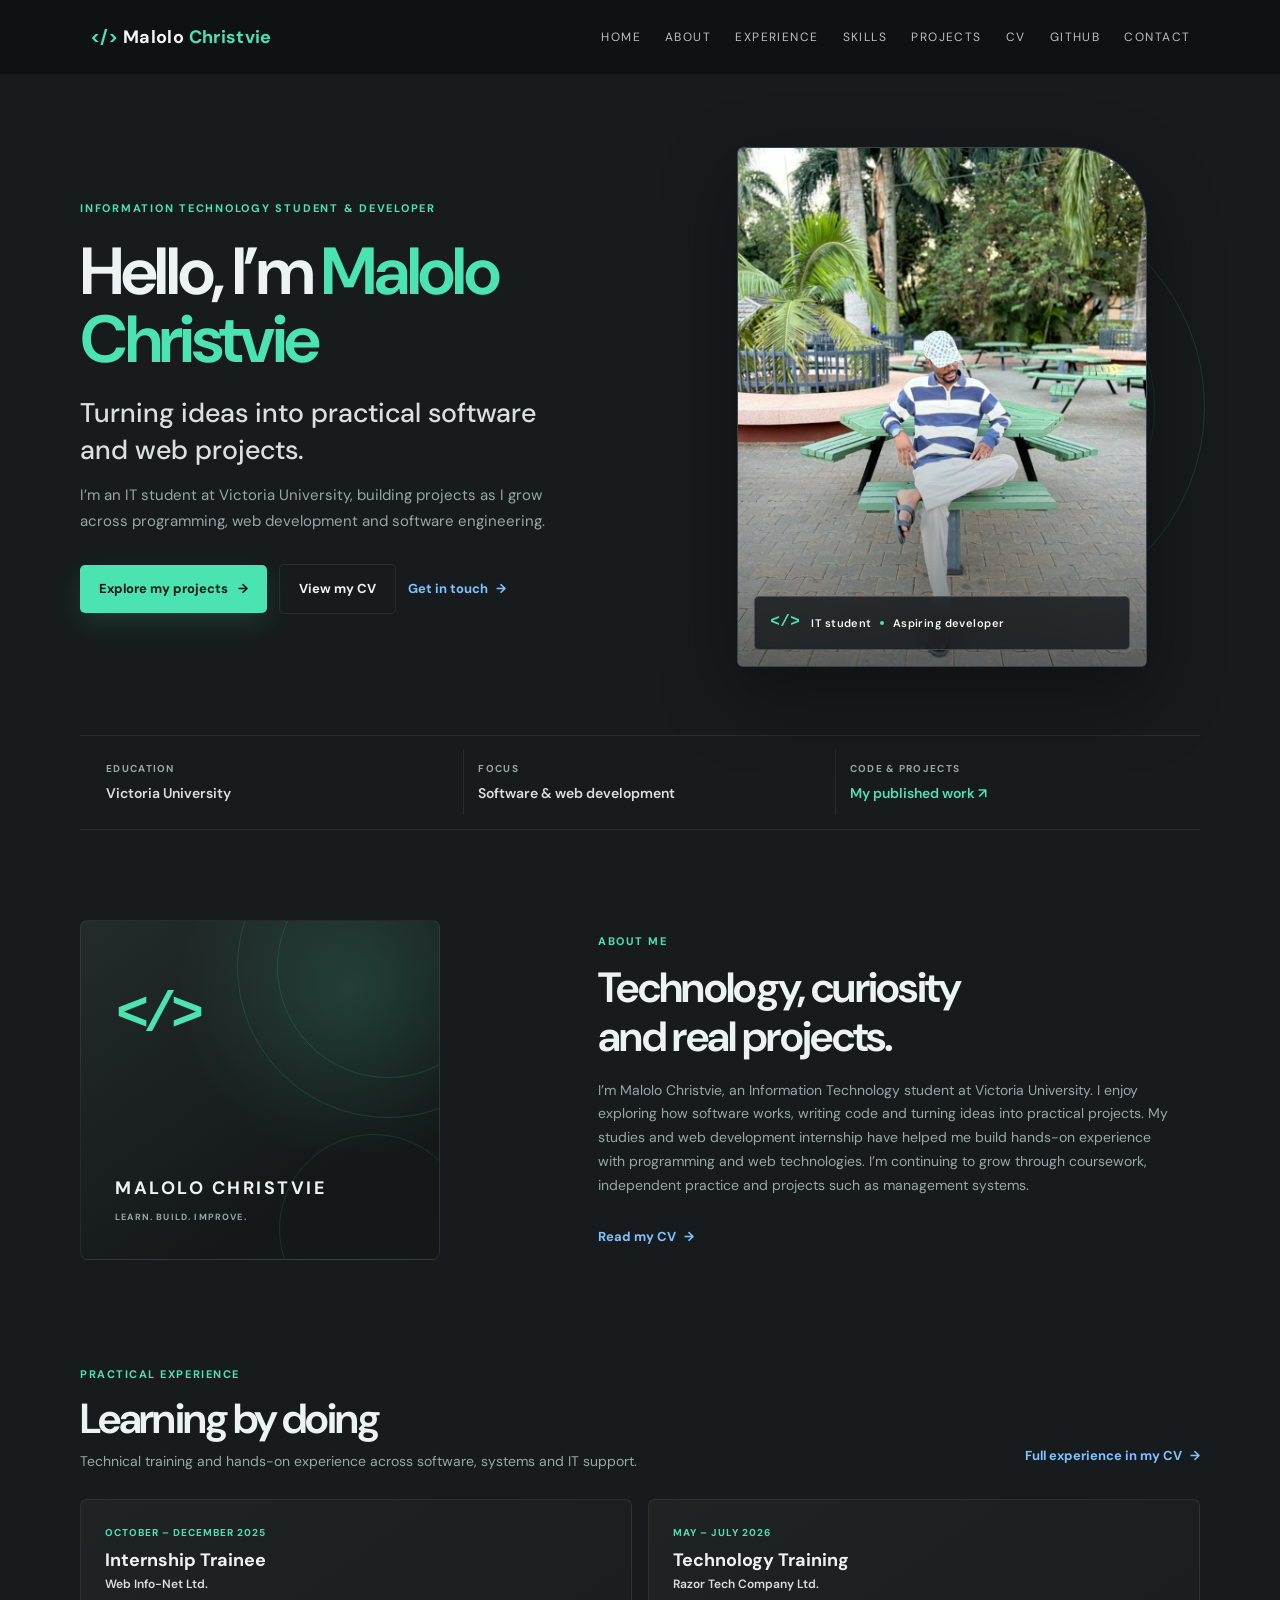
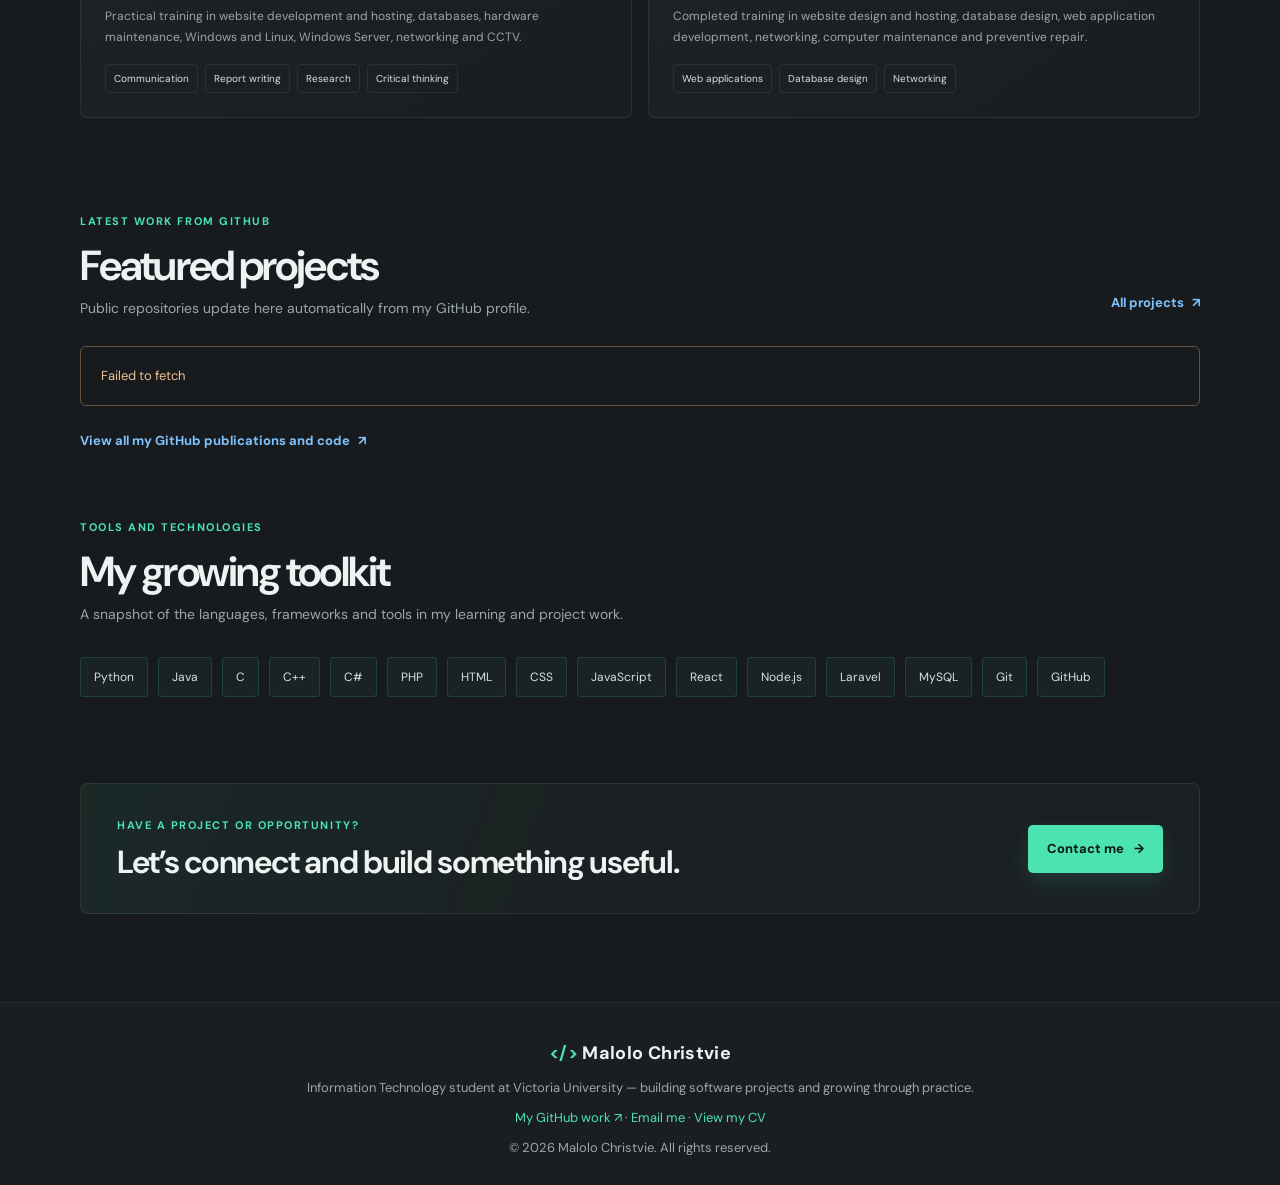
<file: index.html>
<!DOCTYPE html>
<html lang="en">
<head>
    <meta charset="UTF-8">
    <meta name="viewport" content="width=device-width, initial-scale=1">
    <meta name="description" content="Meet Malolo Christvie, Information Technology student and aspiring software developer. Explore his experience, skills, CV and public GitHub projects.">
    <meta property="og:type" content="website">
    <meta property="og:title" content="Malolo Christvie | IT Student &amp; Software Developer">
    <meta property="og:description" content="Explore Malolo Christvie's experience, skills, CV and public software projects.">
    <meta property="og:url" content="https://christvie028.github.io/chrispotofiolo/">
    <meta property="og:image" content="https://christvie028.github.io/chrispotofiolo/images/christvie-portrait.png">
    <meta name="twitter:card" content="summary_large_image">
    <title>Malolo Christvie | IT Student &amp; Software Developer</title>
    <link rel="preconnect" href="https://fonts.googleapis.com">
    <link rel="preconnect" href="https://fonts.gstatic.com" crossorigin>
    <link href="https://fonts.googleapis.com/css2?family=DM+Sans:wght@400;500;600;700&family=Fraunces:opsz,wght@9..144,500;9..144,600;9..144,700&display=swap" rel="stylesheet">
    <link rel="stylesheet" href="style.css">
</head>
<body class="portfolio-home">
    <header class="site-header">
        <a href="#home" class="logo"><span>&lt;/&gt;</span> Malolo <span class="logo-accent">Christvie</span></a>
        <button class="menu-toggle" id="menuToggle" aria-label="Toggle navigation" aria-expanded="false">☰</button>
        <nav class="navbar" id="navbar" aria-label="Main navigation">
            <a href="#home">Home</a>
            <a href="#about">About</a>
            <a href="#experience">Experience</a>
            <a href="#skills">Skills</a>
            <a href="#projects">Projects</a>
            <a href="cv.html">CV</a>
            <a href="https://github.com/christvie028?tab=repositories" target="_blank" rel="noopener noreferrer">GitHub</a>
            <a href="#contact">Contact</a>
        </nav>
    </header>

    <main class="home-shell" id="home">
        <section class="hero-panel">
            <div class="hero-copy">
                <p class="eyebrow">INFORMATION TECHNOLOGY STUDENT &amp; DEVELOPER</p>
                <h1>Hello, I’m <span>Malolo Christvie</span></h1>
                <p class="tagline">Turning ideas into practical software and web projects.</p>
                <p class="hero-description">I’m an IT student at Victoria University, building projects as I grow across programming, web development and software engineering.</p>
                <div class="hero-actions">
                    <a href="#projects" class="primary-button">Explore my projects <span aria-hidden="true">→</span></a>
                    <a href="cv.html" class="secondary-button">View my CV</a>
                    <a href="mailto:malolochristvie028@gmail.com" class="text-link">Get in touch <span aria-hidden="true">→</span></a>
                </div>
            </div>
            <div class="hero-visual">
                <div class="portrait-frame">
                    <img src="images/christvie-portrait.png" alt="Malolo Christvie seated outdoors in a blue-and-white striped shirt">
                    <div class="portrait-caption">
                        <span class="portrait-caption-mark" aria-hidden="true">&lt;/&gt;</span>
                        <span>IT student <i aria-hidden="true"></i> Aspiring developer</span>
                    </div>
                </div>
                <span class="hero-orbit hero-orbit-one" aria-hidden="true"></span>
                <span class="hero-orbit hero-orbit-two" aria-hidden="true"></span>
            </div>
        </section>

        <div class="info-strip">
            <div class="info-item"><span>Education</span><strong>Victoria University</strong></div>
            <div class="info-item"><span>Focus</span><strong>Software &amp; web development</strong></div>
            <div class="info-item"><span>Code &amp; projects</span><strong><a href="https://github.com/christvie028?tab=repositories" target="_blank" rel="noopener noreferrer">My published work ↗</a></strong></div>
        </div>

        <section class="about-panel" id="about">
            <div class="about-card" aria-hidden="true">
                <span class="about-card-mark">&lt;/&gt;</span>
                <span class="about-card-name">MALOLO CHRISTVIE</span>
                <span class="about-card-caption">LEARN. BUILD. IMPROVE.</span>
                <span class="about-card-decoration"></span>
            </div>
            <div class="about-copy">
                <p class="section-kicker">About me</p>
                <h2>Technology, curiosity<br>and real projects.</h2>
                <p>I’m Malolo Christvie, an Information Technology student at Victoria University. I enjoy exploring how software works, writing code and turning ideas into practical projects. My studies and web development internship have helped me build hands-on experience with programming and web technologies. I’m continuing to grow through coursework, independent practice and projects such as management systems.</p>
                <a href="cv.html" class="text-link">Read my CV <span aria-hidden="true">→</span></a>
            </div>
        </section>

        <section class="experience-panel" id="experience" aria-labelledby="experience-title">
            <div class="section-heading-row">
                <div>
                    <p class="section-kicker">Practical experience</p>
                    <h2 id="experience-title">Learning by doing</h2>
                    <p class="section-intro">Technical training and hands-on experience across software, systems and IT support.</p>
                </div>
                <a class="text-link" href="cv.html">Full experience in my CV <span aria-hidden="true">→</span></a>
            </div>
            <div class="experience-grid">
                <article class="experience-card">
                    <p class="experience-date">October – December 2025</p>
                    <h3>Internship Trainee</h3>
                    <p class="experience-company">Web Info-Net Ltd.</p>
                    <p>Practical training in website development and hosting, databases, hardware maintenance, Windows and Linux, Windows Server, networking and CCTV.</p>
                    <div class="experience-tags" aria-label="Additional workplace skills">
                        <span>Communication</span><span>Report writing</span><span>Research</span><span>Critical thinking</span>
                    </div>
                </article>
                <article class="experience-card">
                    <p class="experience-date">May – July 2026</p>
                    <h3>Technology Training</h3>
                    <p class="experience-company">Razor Tech Company Ltd.</p>
                    <p>Completed training in website design and hosting, database design, web application development, networking, computer maintenance and preventive repair.</p>
                    <div class="experience-tags" aria-label="Training areas">
                        <span>Web applications</span><span>Database design</span><span>Networking</span>
                    </div>
                </article>
            </div>
        </section>

        <section class="projects-github-section" id="projects" aria-labelledby="featured-projects-title">
            <div class="section-heading-row">
                <div>
                    <p class="section-kicker">Latest work from GitHub</p>
                    <h2 id="featured-projects-title">Featured projects</h2>
                    <p class="section-intro">Public repositories update here automatically from my GitHub profile.</p>
                </div>
                <a class="text-link" href="https://github.com/christvie028?tab=repositories" target="_blank" rel="noopener noreferrer">All projects <span aria-hidden="true">↗</span></a>
            </div>
            <div class="github-projects" data-github-user="christvie028" data-project-limit="9">
                <p class="github-project-status" role="status" aria-live="polite">Loading public GitHub projects…</p>
            </div>
            <p class="github-profile-link">
                <a class="text-link" href="https://github.com/christvie028?tab=repositories" target="_blank" rel="noopener noreferrer">View all my GitHub publications and code <span aria-hidden="true">↗</span></a>
            </p>
        </section>

        <section class="skills-panel" id="skills" aria-labelledby="skills-title">
            <p class="section-kicker">Tools and technologies</p>
            <h2 id="skills-title">My growing toolkit</h2>
            <p class="section-intro">A snapshot of the languages, frameworks and tools in my learning and project work.</p>
            <div class="skill-tags" aria-label="Technologies and tools">
                <span>Python</span><span>Java</span><span>C</span><span>C++</span><span>C#</span>
                <span>PHP</span><span>HTML</span><span>CSS</span><span>JavaScript</span><span>React</span>
                <span>Node.js</span><span>Laravel</span><span>MySQL</span><span>Git</span><span>GitHub</span>
            </div>
        </section>

        <section class="projects-cta" id="contact">
            <div>
                <p class="section-kicker">Have a project or opportunity?</p>
                <h2>Let’s connect and build something useful.</h2>
            </div>
            <a href="mailto:malolochristvie028@gmail.com" class="primary-button">Contact me <span aria-hidden="true">→</span></a>
        </section>
    </main>

    <footer class="site-footer">
        <div class="footer-content">
            <a href="#home" class="logo"><span>&lt;/&gt;</span> Malolo <span class="logo-accent">Christvie</span></a>
            <p>Information Technology student at Victoria University — building software projects and growing through practice.</p>
            <p>
                <a class="footer-social-link" href="https://github.com/christvie028?tab=repositories" target="_blank" rel="noopener noreferrer">My GitHub work ↗</a>
                <span aria-hidden="true"> · </span>
                <a class="footer-social-link" href="mailto:malolochristvie028@gmail.com">Email me</a>
                <span aria-hidden="true"> · </span>
                <a class="footer-social-link" href="cv.html">View my CV</a>
            </p>
            <p>© 2026 Malolo Christvie. All rights reserved.</p>
        </div>
    </footer>
    <script src="script.js"></script>
</body>
</html>
</file>
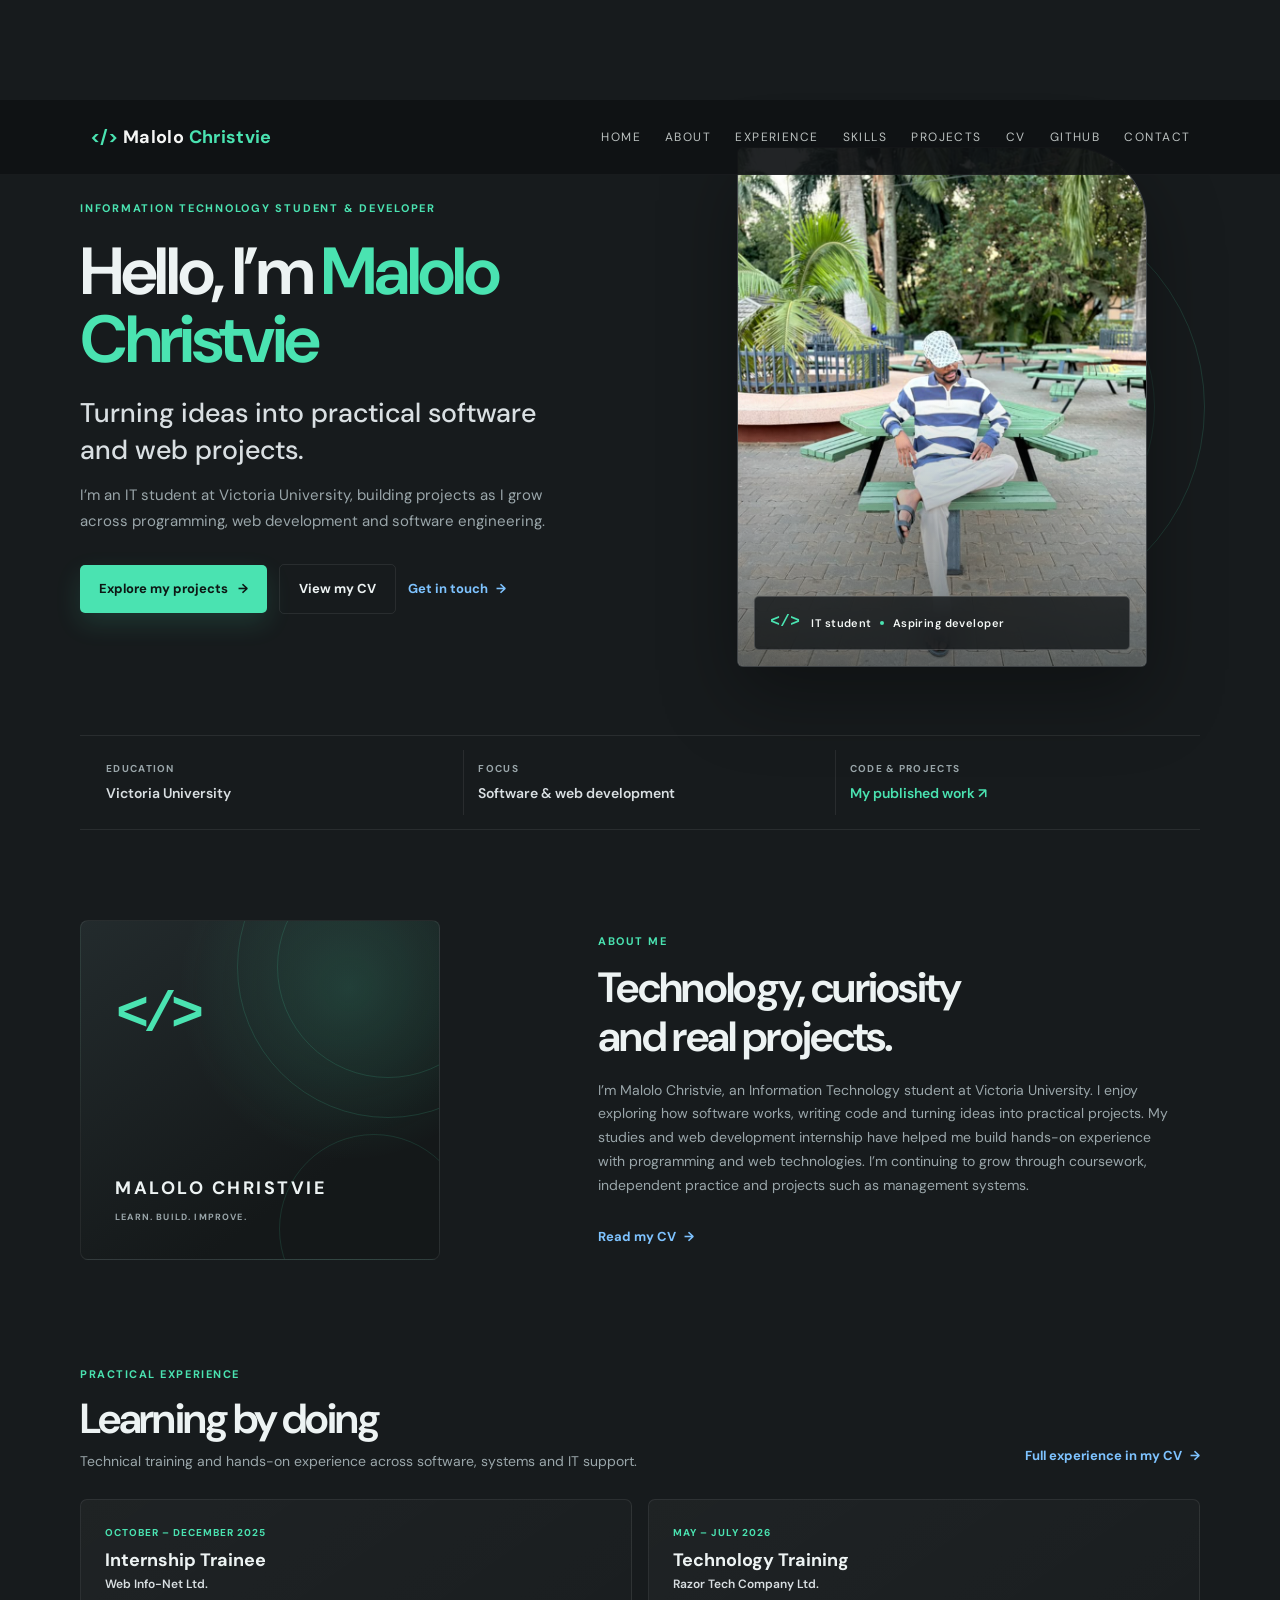
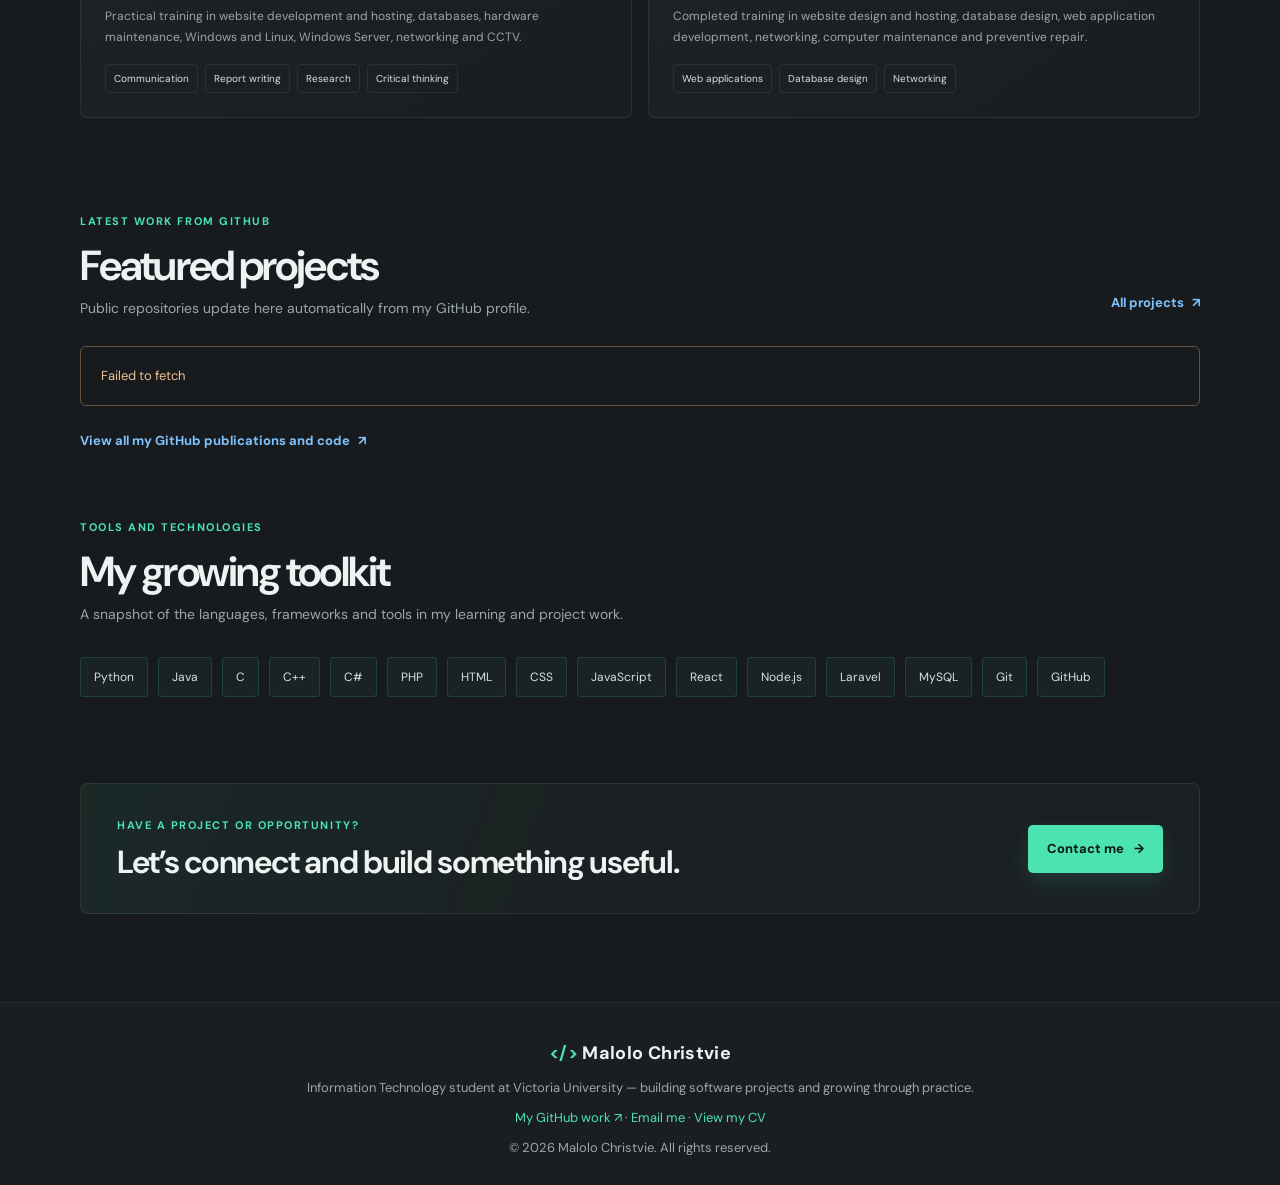
<file: about.html>
<!DOCTYPE html>
<html lang="en">
<head>
    <meta charset="UTF-8">
    <meta name="viewport" content="width=device-width, initial-scale=1">
    <meta http-equiv="refresh" content="0; url=index.html#about">
    <link rel="canonical" href="index.html#about">
    <title>About | Malolo Christvie</title>
</head>
<body>
    <p>This page has moved to <a href="index.html#about">the portfolio About section</a>.</p>
</body>
</html>
</file>
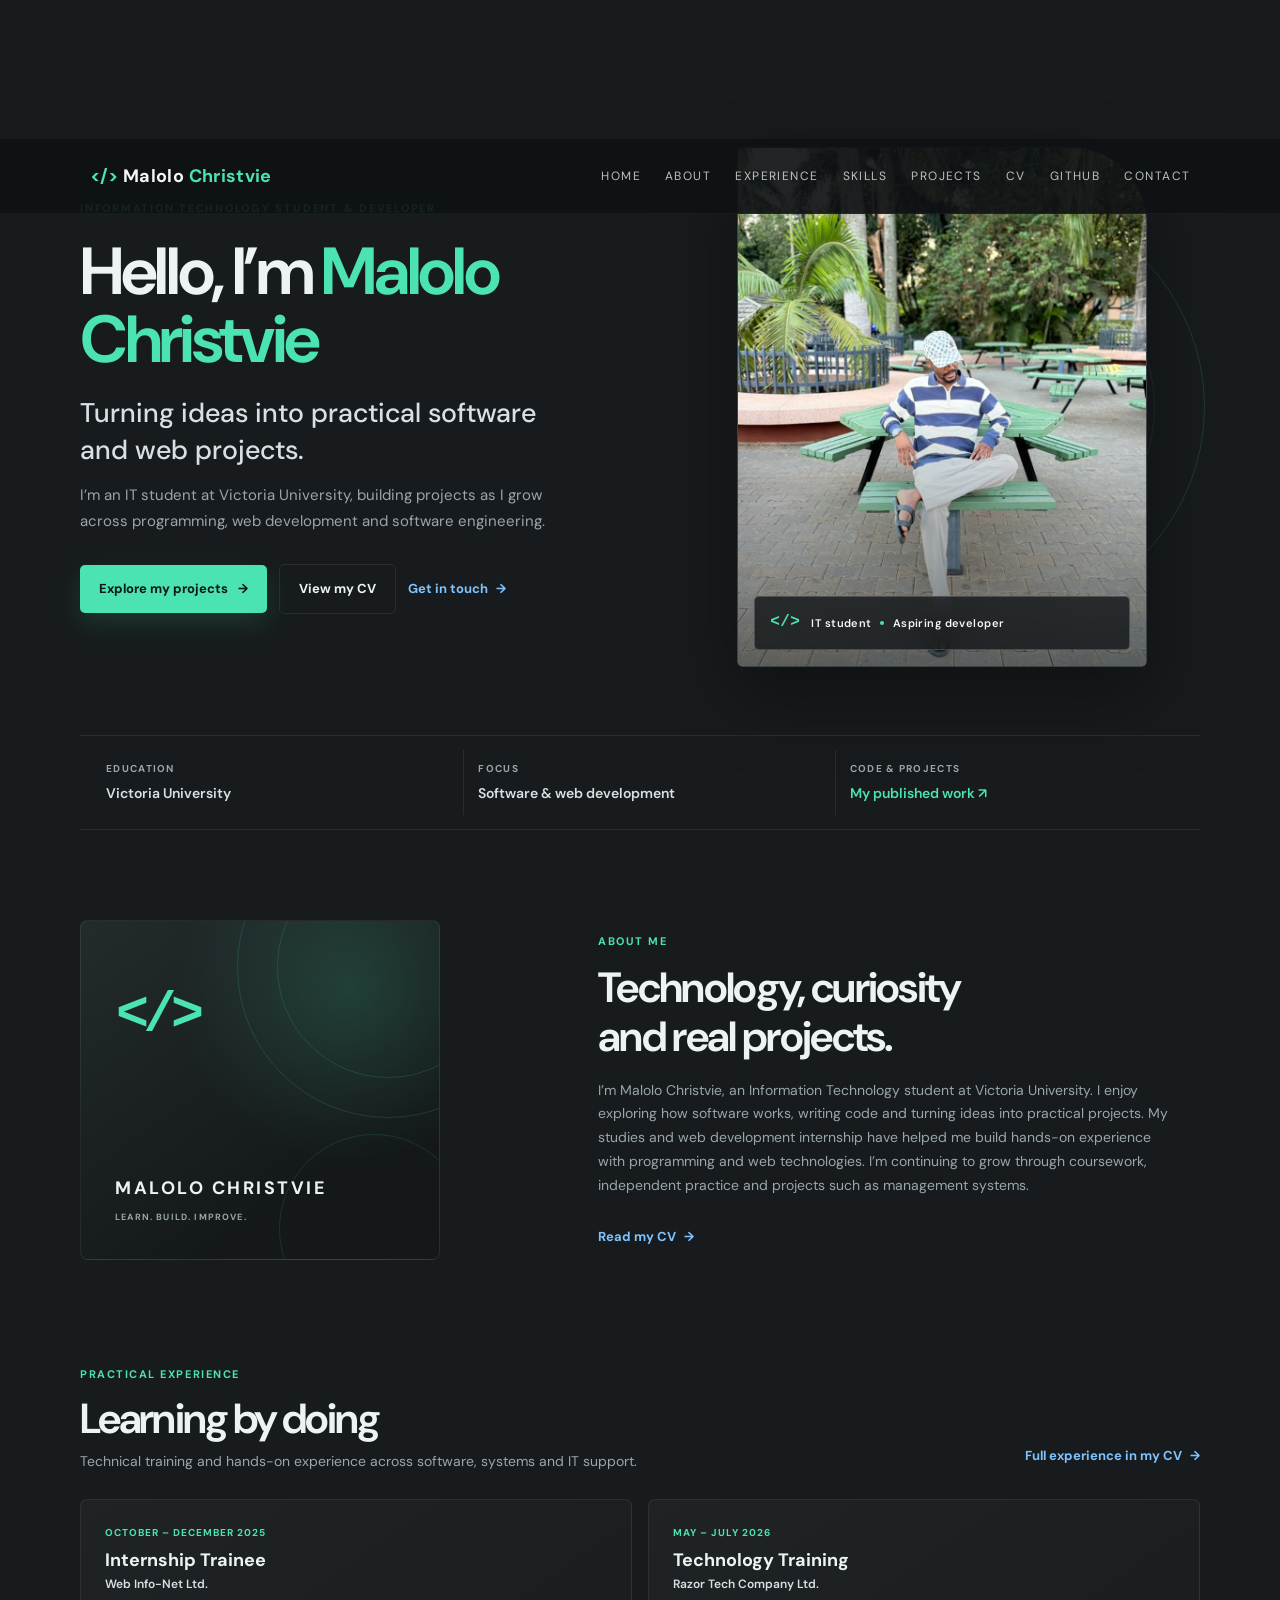
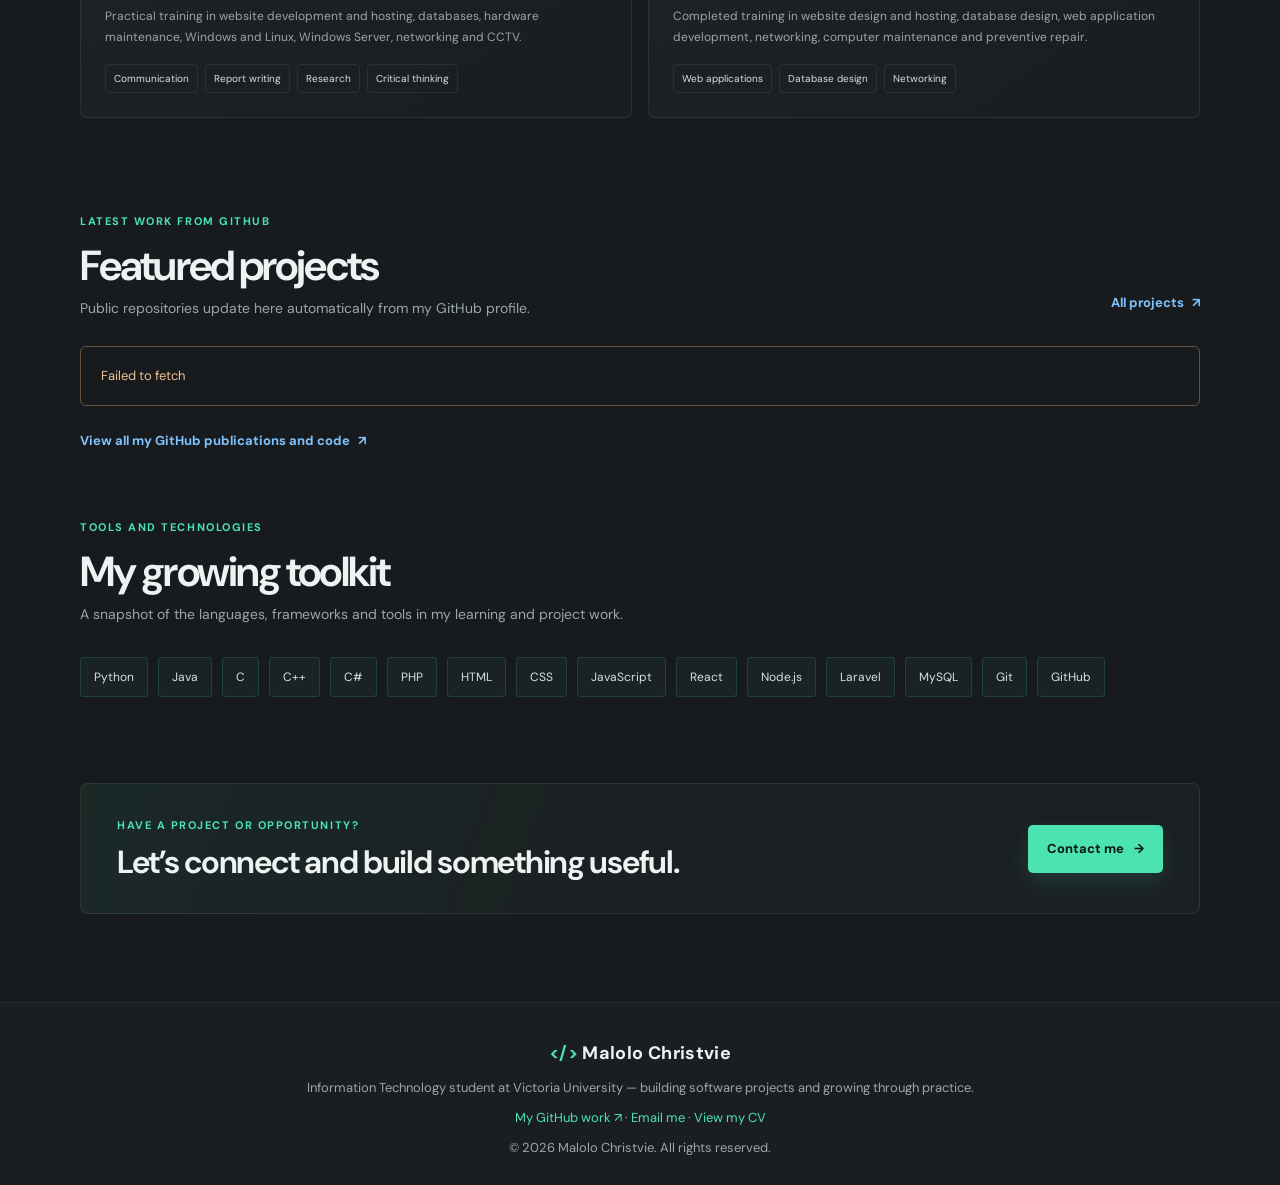
<file: contact.html>
<!DOCTYPE html>
<html lang="en">
<head>
    <meta charset="UTF-8">
    <meta name="viewport" content="width=device-width, initial-scale=1">
    <meta http-equiv="refresh" content="0; url=index.html#contact">
    <link rel="canonical" href="index.html#contact">
    <title>Contact | Malolo Christvie</title>
</head>
<body>
    <p>This page has moved to <a href="index.html#contact">the portfolio contact section</a>.</p>
</body>
</html>
</file>
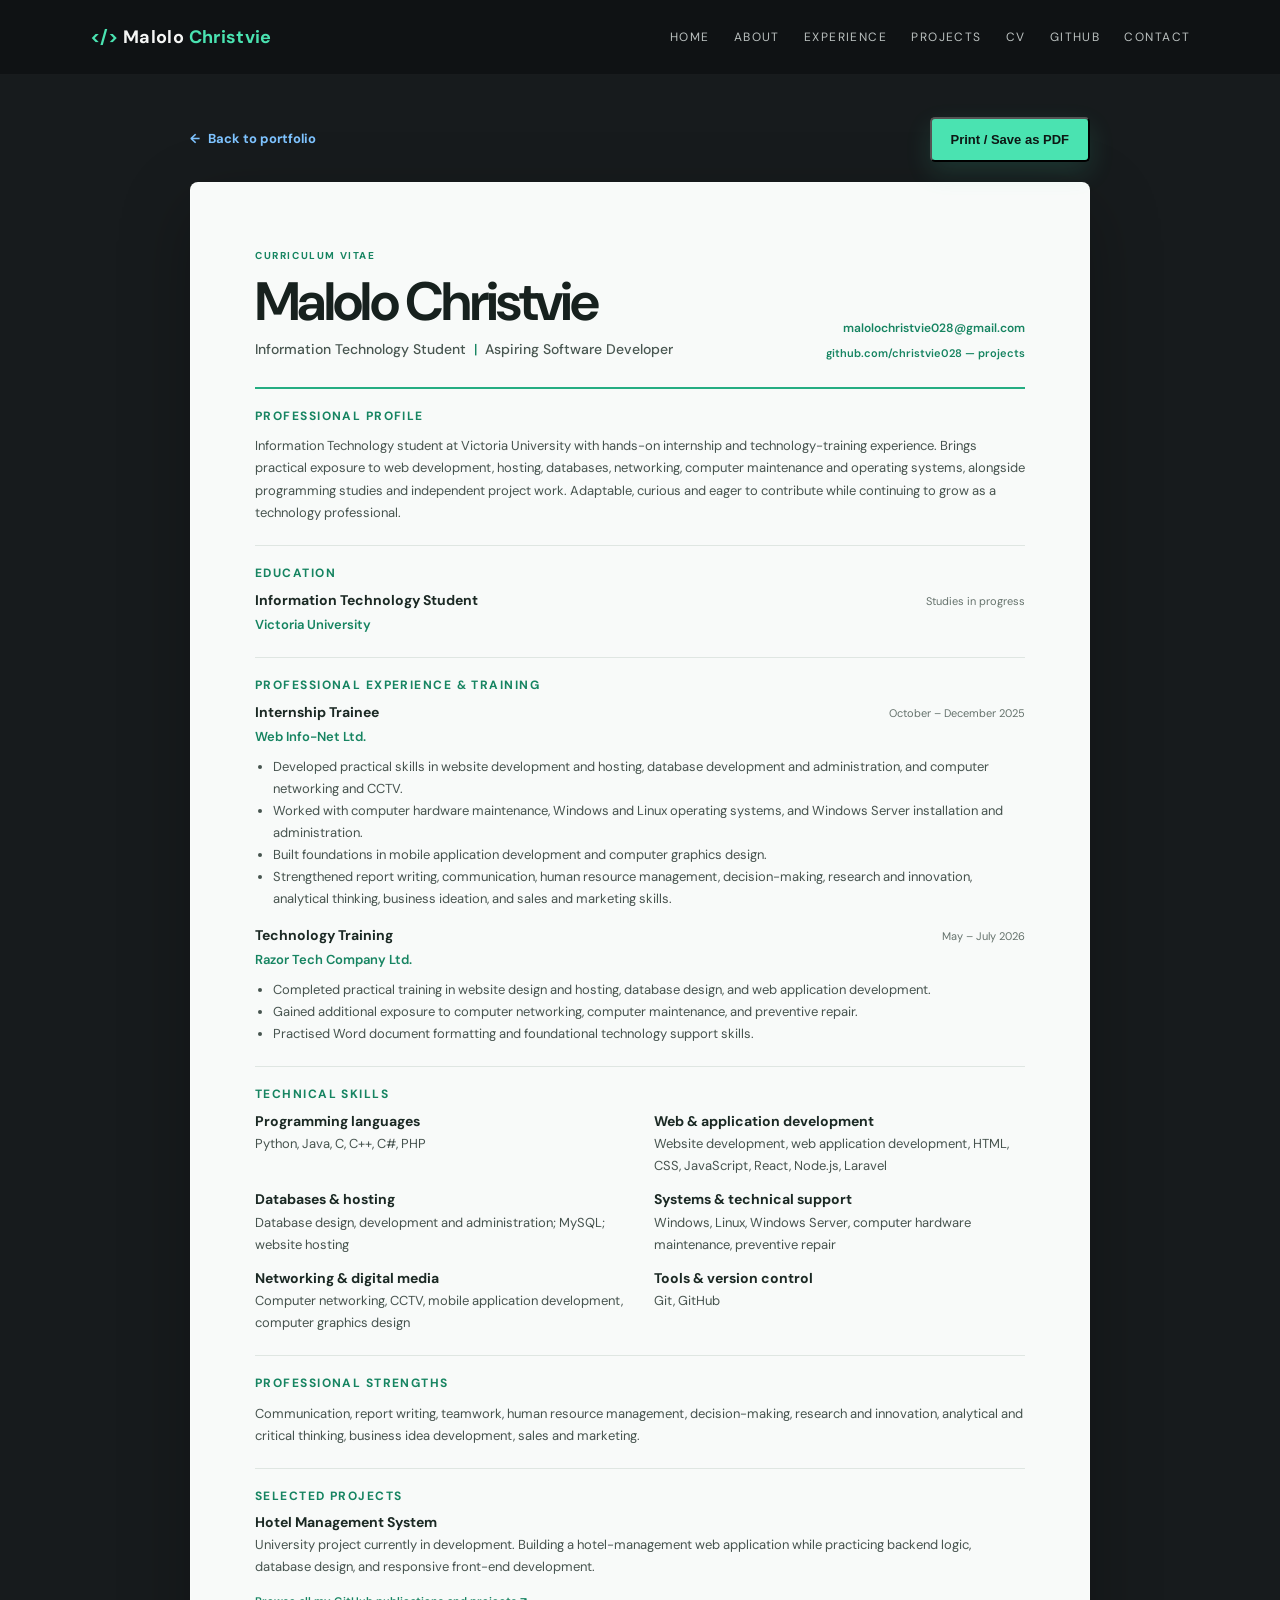
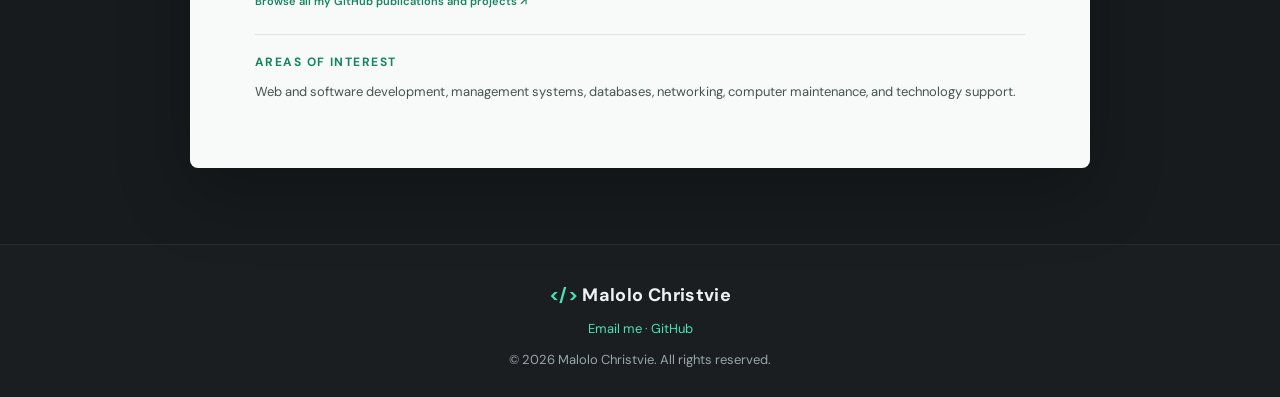
<file: cv.html>
<!DOCTYPE html>
<html lang="en">
<head>
    <meta charset="UTF-8">
    <meta name="viewport" content="width=device-width, initial-scale=1">
    <meta name="description" content="View the CV of Malolo Christvie, Information Technology student and aspiring software developer.">
    <meta property="og:type" content="website">
    <meta property="og:title" content="CV | Malolo Christvie">
    <meta property="og:description" content="Education, professional training, technical skills and selected projects.">
    <meta property="og:url" content="https://christvie028.github.io/chrispotofiolo/cv.html">
    <meta property="og:image" content="https://christvie028.github.io/chrispotofiolo/images/christvie-portrait.png">
    <meta name="twitter:card" content="summary_large_image">
    <title>CV | Malolo Christvie</title>
    <link rel="preconnect" href="https://fonts.googleapis.com">
    <link rel="preconnect" href="https://fonts.gstatic.com" crossorigin>
    <link href="https://fonts.googleapis.com/css2?family=DM+Sans:wght@400;500;600;700&family=Fraunces:opsz,wght@9..144,500;9..144,600;9..144,700&display=swap" rel="stylesheet">
    <link rel="stylesheet" href="style.css">
</head>
<body class="cv-page">
    <header class="site-header">
        <a href="index.html" class="logo"><span>&lt;/&gt;</span> Malolo <span class="logo-accent">Christvie</span></a>
        <button class="menu-toggle" id="menuToggle" aria-label="Toggle navigation" aria-expanded="false">☰</button>
        <nav class="navbar" id="navbar" aria-label="Main navigation">
            <a href="index.html">Home</a>
            <a href="index.html#about">About</a>
            <a href="index.html#experience">Experience</a>
            <a href="index.html#projects">Projects</a>
            <a href="cv.html" aria-current="page">CV</a>
            <a href="https://github.com/christvie028?tab=repositories" target="_blank" rel="noopener noreferrer">GitHub</a>
            <a href="index.html#contact">Contact</a>
        </nav>
    </header>

    <main class="cv-shell">
        <div class="cv-toolbar">
            <a href="index.html" class="text-link"><span aria-hidden="true">←</span> Back to portfolio</a>
            <button class="primary-button" type="button" onclick="window.print()">Print / Save as PDF</button>
        </div>
        <article class="cv-document">
            <header class="cv-header">
                <div>
                    <p class="cv-eyebrow">CURRICULUM VITAE</p>
                    <h1>Malolo Christvie</h1>
                    <p class="cv-role">Information Technology Student <span aria-hidden="true">|</span> Aspiring Software Developer</p>
                </div>
                <div class="cv-contact">
                    <a class="cv-email" href="mailto:malolochristvie028@gmail.com">malolochristvie028@gmail.com</a>
                    <a class="cv-github" href="https://github.com/christvie028?tab=repositories" target="_blank" rel="noopener noreferrer">github.com/christvie028 — projects</a>
                </div>
            </header>

            <section class="cv-section">
                <h2>Professional Profile</h2>
                <p>Information Technology student at Victoria University with hands-on internship and technology-training experience. Brings practical exposure to web development, hosting, databases, networking, computer maintenance and operating systems, alongside programming studies and independent project work. Adaptable, curious and eager to contribute while continuing to grow as a technology professional.</p>
            </section>

            <section class="cv-section">
                <h2>Education</h2>
                <div class="cv-entry">
                    <div class="cv-entry-heading"><h3>Information Technology Student</h3><span>Studies in progress</span></div>
                    <p class="cv-entry-place">Victoria University</p>
                </div>
            </section>

            <section class="cv-section">
                <h2>Professional Experience &amp; Training</h2>
                <div class="cv-entry">
                    <div class="cv-entry-heading"><h3>Internship Trainee</h3><span>October – December 2025</span></div>
                    <p class="cv-entry-place">Web Info-Net Ltd.</p>
                    <ul class="cv-experience-skills">
                        <li>Developed practical skills in website development and hosting, database development and administration, and computer networking and CCTV.</li>
                        <li>Worked with computer hardware maintenance, Windows and Linux operating systems, and Windows Server installation and administration.</li>
                        <li>Built foundations in mobile application development and computer graphics design.</li>
                        <li>Strengthened report writing, communication, human resource management, decision-making, research and innovation, analytical thinking, business ideation, and sales and marketing skills.</li>
                    </ul>
                </div>
                <div class="cv-entry">
                    <div class="cv-entry-heading"><h3>Technology Training</h3><span>May – July 2026</span></div>
                    <p class="cv-entry-place">Razor Tech Company Ltd.</p>
                    <ul class="cv-experience-skills">
                        <li>Completed practical training in website design and hosting, database design, and web application development.</li>
                        <li>Gained additional exposure to computer networking, computer maintenance, and preventive repair.</li>
                        <li>Practised Word document formatting and foundational technology support skills.</li>
                    </ul>
                </div>
            </section>

            <section class="cv-section">
                <h2>Technical Skills</h2>
                <div class="cv-skills">
                    <div><h3>Programming languages</h3><p>Python, Java, C, C++, C#, PHP</p></div>
                    <div><h3>Web &amp; application development</h3><p>Website development, web application development, HTML, CSS, JavaScript, React, Node.js, Laravel</p></div>
                    <div><h3>Databases &amp; hosting</h3><p>Database design, development and administration; MySQL; website hosting</p></div>
                    <div><h3>Systems &amp; technical support</h3><p>Windows, Linux, Windows Server, computer hardware maintenance, preventive repair</p></div>
                    <div><h3>Networking &amp; digital media</h3><p>Computer networking, CCTV, mobile application development, computer graphics design</p></div>
                    <div><h3>Tools &amp; version control</h3><p>Git, GitHub</p></div>
                </div>
            </section>

            <section class="cv-section">
                <h2>Professional Strengths</h2>
                <p>Communication, report writing, teamwork, human resource management, decision-making, research and innovation, analytical and critical thinking, business idea development, sales and marketing.</p>
            </section>

            <section class="cv-section">
                <h2>Selected Projects</h2>
                <div class="cv-entry cv-project">
                    <h3>Hotel Management System</h3>
                    <p>University project currently in development. Building a hotel-management web application while practicing backend logic, database design, and responsive front-end development.</p>
                </div>
                <p class="cv-more-projects"><a href="https://github.com/christvie028?tab=repositories" target="_blank" rel="noopener noreferrer">Browse all my GitHub publications and projects ↗</a></p>
            </section>

            <section class="cv-section cv-last-section">
                <h2>Areas of Interest</h2>
                <p>Web and software development, management systems, databases, networking, computer maintenance, and technology support.</p>
            </section>
        </article>
    </main>

    <footer class="site-footer">
        <div class="footer-content">
            <a href="index.html" class="logo"><span>&lt;/&gt;</span> Malolo <span class="logo-accent">Christvie</span></a>
            <p><a class="footer-social-link" href="mailto:malolochristvie028@gmail.com">Email me</a> · <a class="footer-social-link" href="https://github.com/christvie028?tab=repositories" target="_blank" rel="noopener noreferrer">GitHub</a></p>
            <p>© 2026 Malolo Christvie. All rights reserved.</p>
        </div>
    </footer>
    <script src="script.js"></script>
</body>
</html>
</file>
<file: style.css>
@import url('https://fonts.googleapis.com/css2?family=DM+Sans:wght@400;500;600;700&family=Fraunces:opsz,wght@9..144,500;9..144,600;9..144,700&display=swap');

/* GENERAL SETTINGS */
* {
    margin: 0;
    padding: 0;
    box-sizing: border-box;
}

:root {
    --background: #171b1d;
    --background-soft: #1f2426;
    --surface: #111518;
    --surface-2: #1a1f22;
    --card: #20272a;
    --text: #edf3f3;
    --muted: #9aa6aa;
    --soft: #d9dfe2;
    --green: #4ae3b1;
    --green-dark: #1ea976;
    --blue: #7ec3ff;
    --border: rgba(255, 255, 255, 0.08);
    --header: rgba(16, 18, 20, 0.9);
}

html {
    scroll-behavior: smooth;
}

body {
    min-height: 100vh;
    font-family: "DM Sans", "Segoe UI", sans-serif;
    background: var(--background);
    color: var(--text);
    line-height: 1.7;
}

h1,
h2,
h3 {
    font-family: "Fraunces", Georgia, serif;
    font-weight: 650;
    line-height: 1.1;
}

a {
    color: inherit;
    text-decoration: none;
}

img {
    display: block;
    max-width: 100%;
}

/* NAVIGATION */
.site-header {
    min-height: 75px;
    padding: 18px 7%;
    display: flex;
    align-items: center;
    justify-content: space-between;
    gap: 20px;
    border-bottom: 1px solid rgba(255,255,255,0.04);
    background: rgba(16,18,20,0.92);
    position: sticky;
    top: 0;
    z-index: 50;
}

.logo {
    font-size: 18px;
    font-weight: 700;
    white-space: nowrap;
    flex-shrink: 0;
    letter-spacing: 0.02em;
}

.site-header .logo {
    color: #f5f6f5;
}

.site-header .logo-accent {
    color: var(--green);
}

.logo > span:first-child {
    color: var(--green);
}

.navbar {
    display: flex;
    align-items: center;
    gap: 24px;
}

.navbar a {
    color: #e5ecea;
    font-size: 12px;
    text-transform: uppercase;
    letter-spacing: 0.12em;
    opacity: 0.8;
}

.navbar a:hover {
    color: var(--green);
}

.navbar .login-link {
    padding: 11px 20px;
    border: 1px solid var(--green);
    border-radius: 999px;
    color: var(--green);
    opacity: 1;
    background: transparent;
}

.menu-toggle {
    display: none;
    border: none;
    background: transparent;
    color: var(--text);
    font-size: 27px;
    cursor: pointer;
}

/* HOME PAGE */
.portfolio-home {
    background: var(--background);
    color: var(--text);
}

.home-shell {
    width: min(1120px, calc(100% - 48px));
    margin: 0 auto;
    padding: 0 0 88px;
}

.hero-panel {
    display: grid;
    grid-template-columns: 1fr 0.94fr;
    align-items: center;
    gap: 56px;
    min-height: 610px;
    padding: 72px 0 68px;
}

.hero-copy {
    position: relative;
    z-index: 1;
}

.eyebrow {
    font-size: 11px;
    font-weight: 700;
    letter-spacing: 0.16em;
    color: var(--green);
    text-transform: uppercase;
    margin-bottom: 20px;
}

.hero-copy h1 {
    font-family: "DM Sans", "Segoe UI", sans-serif;
    font-size: clamp(43px, 5.2vw, 68px);
    margin-bottom: 20px;
    line-height: 1.02;
    letter-spacing: -0.05em;
    overflow-wrap: anywhere;
}

.hero-copy h1 span {
    color: var(--green);
}

.tagline {
    max-width: 500px;
    font-size: clamp(20px, 2.3vw, 27px);
    font-weight: 500;
    line-height: 1.4;
    color: var(--soft);
    margin-bottom: 14px;
}

.hero-description {
    max-width: 490px;
    color: var(--muted);
    font-size: 15px;
    margin-bottom: 30px;
}

.hero-actions {
    display: flex;
    flex-wrap: wrap;
    align-items: center;
    gap: 12px;
}

.primary-button,
.secondary-button {
    display: inline-flex;
    align-items: center;
    justify-content: center;
    gap: 10px;
    border-radius: 5px;
    padding: 13px 19px;
    font-size: 13px;
    font-weight: 700;
    transition: transform 0.2s ease, background-color 0.2s ease, border-color 0.2s ease;
}

.primary-button {
    background: var(--green);
    color: #0d1714;
    box-shadow: 0 10px 26px rgba(74, 227, 177, 0.14);
}

.secondary-button {
    background: transparent;
    border: 1px solid var(--border);
    color: var(--text);
}

.primary-button:hover,
.secondary-button:hover {
    transform: translateY(-2px);
}

.secondary-button:hover {
    border-color: rgba(74, 227, 177, 0.55);
}

.hero-visual {
    position: relative;
    display: grid;
    place-items: center;
    min-height: 510px;
}

.portrait-frame {
    position: relative;
    z-index: 1;
    width: min(100%, 410px);
    aspect-ratio: 505 / 640;
    overflow: hidden;
    border: 1px solid rgba(255, 255, 255, 0.16);
    border-radius: 6px 76px 6px 6px;
    background: var(--surface-2);
    box-shadow: 0 28px 75px rgba(0, 0, 0, 0.34);
}

.portrait-frame::after {
    position: absolute;
    inset: 35% 0 0;
    content: "";
    background: linear-gradient(180deg, transparent 20%, rgba(10, 15, 15, 0.62) 100%);
    pointer-events: none;
}

.portrait-frame img {
    display: block;
    width: 100%;
    height: 100%;
    object-fit: cover;
    object-position: center;
    transform: scale(1.16);
}

.portrait-caption {
    position: absolute;
    z-index: 1;
    right: 16px;
    bottom: 16px;
    left: 16px;
    display: flex;
    align-items: center;
    gap: 11px;
    padding: 12px 15px;
    border: 1px solid rgba(255, 255, 255, 0.18);
    border-radius: 5px;
    background: rgba(17, 21, 24, 0.78);
    color: #f3f7f5;
    font-size: 11px;
    font-weight: 600;
    letter-spacing: 0.04em;
    backdrop-filter: blur(12px);
}

.portrait-caption-mark {
    color: var(--green);
    font-family: Consolas, "Courier New", monospace;
    font-size: 16px;
    font-weight: 700;
}

.portrait-caption i {
    display: inline-block;
    width: 4px;
    height: 4px;
    margin: 0 5px 2px;
    border-radius: 50%;
    background: var(--green);
}

.hero-orbit {
    position: absolute;
    display: block;
    border: 1px solid rgba(74, 227, 177, 0.15);
    border-radius: 50%;
    pointer-events: none;
}

.hero-orbit-one {
    width: 420px;
    height: 420px;
    right: -5px;
    top: 50%;
    transform: translateY(-50%);
}

.hero-orbit-two {
    width: 320px;
    height: 320px;
    right: 45px;
    top: 50%;
    transform: translateY(-50%);
    border-color: rgba(74, 227, 177, 0.09);
}

.info-strip {
    display: grid;
    grid-template-columns: repeat(3, minmax(0, 1fr));
    gap: 18px;
    margin: 0 auto 90px;
    padding: 14px 12px;
    border-top: 1px solid var(--border);
    border-bottom: 1px solid var(--border);
}

.info-item {
    display: flex;
    flex-direction: column;
    gap: 5px;
    padding: 10px 14px;
}

.info-item + .info-item {
    border-left: 1px solid var(--border);
}

.info-item span,
.about-card-caption {
    color: var(--muted);
    font-size: 10px;
    font-weight: 700;
    letter-spacing: 0.13em;
    text-transform: uppercase;
}

.info-item strong {
    color: var(--soft);
    font-size: 14px;
    font-weight: 600;
}

.info-item strong a {
    color: var(--green);
}

.info-item strong a:hover {
    color: #8ff1cd;
}

.about-panel {
    display: grid;
    grid-template-columns: 0.82fr 1.18fr;
    gap: clamp(42px, 8vw, 100px);
    align-items: center;
    margin-bottom: 105px;
}

.about-card {
    position: relative;
    display: flex;
    flex-direction: column;
    justify-content: flex-end;
    width: min(100%, 360px);
    min-height: 340px;
    overflow: hidden;
    padding: 34px;
    border: 1px solid var(--border);
    border-radius: 8px;
    background:
        radial-gradient(ellipse at 75% 20%, rgba(74, 227, 177, 0.16), transparent 45%),
        linear-gradient(145deg, #232b2d, #141819 72%);
}

.about-card::before,
.about-card::after {
    position: absolute;
    content: "";
    border: 1px solid rgba(74, 227, 177, 0.15);
    border-radius: 50%;
}

.about-card::before {
    width: 300px;
    height: 300px;
    top: -105px;
    right: -100px;
}

.about-card::after {
    width: 220px;
    height: 220px;
    top: -65px;
    right: -60px;
}

.about-card-mark {
    position: absolute;
    top: 48px;
    left: 35px;
    color: var(--green);
    font-family: Consolas, "Courier New", monospace;
    font-size: 55px;
    font-weight: 700;
    letter-spacing: -0.1em;
}

.about-card-name {
    position: relative;
    color: var(--text);
    font-size: 18px;
    font-weight: 700;
    letter-spacing: 0.14em;
}

.about-card-caption {
    position: relative;
    margin-top: 7px;
    font-size: 9px;
}

.about-card-decoration {
    position: absolute;
    right: -30px;
    bottom: -65px;
    width: 190px;
    height: 190px;
    border: 1px solid rgba(74, 227, 177, 0.13);
    border-radius: 50%;
}

.section-kicker {
    margin-bottom: 12px;
    color: var(--green);
    font-size: 11px;
    font-weight: 700;
    letter-spacing: 0.14em;
    text-transform: uppercase;
}

.about-copy h2,
.projects-cta h2 {
    margin-bottom: 18px;
    font-family: "DM Sans", "Segoe UI", sans-serif;
    font-size: clamp(29px, 3.3vw, 43px);
    letter-spacing: -0.04em;
    line-height: 1.16;
}

.about-copy > p:not(.section-kicker) {
    max-width: 570px;
    margin-bottom: 24px;
    color: var(--muted);
    font-size: 14px;
}

.skill-tags {
    display: flex;
    flex-wrap: wrap;
    gap: 9px;
    margin-bottom: 25px;
}

.skill-tags span {
    padding: 7px 11px;
    border: 1px solid var(--border);
    border-radius: 4px;
    background: rgba(255, 255, 255, 0.025);
    color: var(--soft);
    font-size: 11px;
}

.text-link {
    display: inline-flex;
    align-items: center;
    gap: 8px;
    color: var(--green);
    font-size: 13px;
    font-weight: 700;
}

.text-link:hover {
    color: #8ff1cd;
}

.section-intro {
    margin-bottom: 30px;
    color: var(--muted);
    font-size: 14px;
}

.github-project-section {
    margin-bottom: 94px;
}

.section-heading-row {
    display: flex;
    align-items: flex-end;
    justify-content: space-between;
    gap: 24px;
    margin-bottom: 25px;
}

.section-heading-row h2,
.skills-panel > h2,
.portfolio-projects-title {
    margin-bottom: 8px;
    font-family: "DM Sans", "Segoe UI", sans-serif;
    font-size: clamp(29px, 4vw, 42px);
    letter-spacing: -0.045em;
}

.section-heading-row .section-intro {
    margin-bottom: 0;
}

.section-heading-row > .text-link {
    flex-shrink: 0;
    margin-bottom: 7px;
}

.experience-panel {
    margin-bottom: 94px;
}

.experience-grid {
    display: grid;
    grid-template-columns: repeat(2, minmax(0, 1fr));
    gap: 16px;
}

.experience-card {
    padding: 24px;
    border: 1px solid var(--border);
    border-radius: 7px;
    background: linear-gradient(145deg, rgba(255,255,255,0.035), rgba(255,255,255,0.012));
}

.experience-date {
    margin-bottom: 10px;
    color: var(--green);
    font-size: 10px;
    font-weight: 700;
    letter-spacing: 0.1em;
    text-transform: uppercase;
}

.experience-card h3 {
    margin-bottom: 3px;
    font-family: "DM Sans", "Segoe UI", sans-serif;
    font-size: 18px;
    font-weight: 700;
}

.experience-company {
    margin-bottom: 12px;
    color: var(--soft);
    font-size: 12px;
    font-weight: 600;
}

.experience-card > p:not(.experience-date):not(.experience-company) {
    color: var(--muted);
    font-size: 12px;
    line-height: 1.75;
}

.experience-tags {
    display: flex;
    flex-wrap: wrap;
    gap: 7px;
    margin-top: 16px;
}

.experience-tags span {
    padding: 5px 8px;
    border: 1px solid var(--border);
    border-radius: 4px;
    color: var(--soft);
    font-size: 10px;
}

.github-project-grid {
    display: grid;
    grid-template-columns: repeat(3, minmax(0, 1fr));
    gap: 15px;
}

.github-project-card {
    display: flex;
    flex-direction: column;
    min-height: 205px;
    padding: 23px 21px 19px;
    border: 1px solid var(--border);
    border-radius: 7px;
    background: linear-gradient(145deg, rgba(255,255,255,0.035), rgba(255,255,255,0.012));
    transition: transform 0.2s ease, border-color 0.2s ease;
}

.github-project-card:hover {
    transform: translateY(-4px);
    border-color: rgba(74, 227, 177, 0.35);
}

.github-project-card h3 {
    margin-bottom: 10px;
    font-family: "DM Sans", "Segoe UI", sans-serif;
    font-size: 17px;
    font-weight: 700;
    overflow-wrap: anywhere;
}

.github-project-card h3 a:hover {
    color: var(--green);
}

.github-project-description {
    flex: 1;
    margin-bottom: 18px;
    color: var(--muted);
    font-size: 13px;
    line-height: 1.7;
}

.github-project-meta {
    display: flex;
    align-items: center;
    gap: 14px;
    margin-bottom: 14px;
    color: var(--muted);
    font-size: 10px;
}

.github-project-language {
    display: inline-flex;
    align-items: center;
    gap: 6px;
    color: var(--soft);
}

.github-project-language::before {
    width: 7px;
    height: 7px;
    border-radius: 50%;
    background: var(--green);
    content: "";
}

.github-project-actions {
    display: flex;
    flex-wrap: wrap;
    gap: 16px;
    padding-top: 12px;
    border-top: 1px solid var(--border);
}

.github-project-actions .text-link {
    font-size: 11px;
}

.github-project-status {
    padding: 18px 20px;
    border: 1px solid var(--border);
    border-radius: 6px;
    color: var(--muted);
    font-size: 13px;
}

.github-project-error {
    border-color: rgba(255, 180, 100, 0.35);
    color: #f0c18e;
}

.github-profile-link {
    margin-top: 20px;
}

.projects-github-section {
    margin-bottom: 65px;
}

.portfolio-projects-section {
    margin-top: 58px;
}

.portfolio-projects-title {
    margin-bottom: 20px;
    font-size: clamp(24px, 3vw, 32px);
}

.skills-panel {
    margin-bottom: 86px;
}

.skills-panel .skill-tags {
    margin: 22px 0 0;
    gap: 10px;
}

.skills-panel .skill-tags span {
    padding: 9px 13px;
    border-color: rgba(74, 227, 177, 0.16);
    background: rgba(74, 227, 177, 0.045);
    font-size: 12px;
}

.projects-cta {
    display: flex;
    align-items: center;
    justify-content: space-between;
    gap: 28px;
    padding: 32px 36px;
    border: 1px solid var(--border);
    border-radius: 8px;
    background: linear-gradient(110deg, rgba(74, 227, 177, 0.07), rgba(255,255,255,0.018) 55%);
}

.projects-cta .section-kicker {
    margin-bottom: 9px;
}

.projects-cta h2 {
    margin: 0;
    font-size: clamp(23px, 3vw, 32px);
}

.projects-cta .primary-button {
    flex-shrink: 0;
}

@media (max-width: 900px) {
    .hero-panel {
        grid-template-columns: 1fr 0.9fr;
        gap: 28px;
        min-height: 560px;
    }

    .hero-orbit-one {
        right: -55px;
        width: 360px;
        height: 360px;
    }

    .hero-orbit-two {
        right: -15px;
        width: 280px;
        height: 280px;
    }

    .portrait-frame {
        width: min(100%, 370px);
    }

    .about-panel {
        gap: 45px;
    }

    .github-project-grid {
        grid-template-columns: repeat(2, minmax(0, 1fr));
    }

    .experience-grid {
        grid-template-columns: 1fr;
    }
}

@media (max-width: 700px) {
    .home-shell {
        width: min(100% - 36px, 520px);
        padding-bottom: 58px;
    }

    .hero-panel {
        grid-template-columns: 1fr;
        gap: 34px;
        min-height: 0;
        padding: 76px 0 48px;
    }

    .hero-copy h1 {
        font-size: clamp(46px, 12vw, 64px);
    }

    .hero-visual {
        min-height: 0;
        padding: 12px 0;
    }

    .portrait-frame {
        width: min(100%, 400px);
    }

    .hero-orbit-one {
        right: 50%;
        width: 330px;
        height: 330px;
        transform: translate(50%, -50%);
    }

    .hero-orbit-two {
        right: 50%;
        width: 250px;
        height: 250px;
        transform: translate(50%, -50%);
    }

    .info-strip {
        grid-template-columns: 1fr;
        gap: 0;
        margin-bottom: 70px;
        padding: 7px 0;
    }

    .info-item {
        padding: 13px 8px;
    }

    .info-item + .info-item {
        border-top: 1px solid var(--border);
        border-left: 0;
    }

    .about-panel {
        grid-template-columns: 1fr;
        gap: 30px;
        margin-bottom: 74px;
    }

    .about-card {
        width: 100%;
        min-height: 260px;
    }

    .github-project-section {
        margin-bottom: 68px;
    }

    .experience-panel {
        margin-bottom: 68px;
    }

    .section-heading-row {
        align-items: flex-start;
        flex-direction: column;
        gap: 10px;
    }

    .section-heading-row > .text-link {
        margin-bottom: 0;
    }

    .github-project-grid {
        grid-template-columns: 1fr;
    }

    .github-project-card {
        min-height: 180px;
    }

    .skills-panel {
        margin-bottom: 58px;
    }

    .projects-cta {
        align-items: flex-start;
        flex-direction: column;
        padding: 25px 21px;
    }
}

@media (max-width: 420px) {
    .hero-actions {
        align-items: stretch;
        flex-direction: column;
    }

    .hero-actions .primary-button,
    .hero-actions .secondary-button {
        width: 100%;
    }
}

@media (prefers-reduced-motion: reduce) {
    .github-project-card,
    .primary-button,
    .secondary-button {
        transition: none;
    }
}

/* CV */
.cv-shell {
    width: min(900px, calc(100% - 40px));
    margin: 42px auto 76px;
}

.cv-toolbar {
    display: flex;
    align-items: center;
    justify-content: space-between;
    gap: 20px;
    margin-bottom: 20px;
}

.cv-document {
    padding: clamp(28px, 6vw, 64px);
    border: 1px solid rgba(255, 255, 255, 0.12);
    border-radius: 8px;
    background: #f8faf9;
    box-shadow: 0 24px 70px rgba(0, 0, 0, 0.26);
    color: #202927;
}

.cv-header {
    display: flex;
    align-items: flex-end;
    justify-content: space-between;
    gap: 24px;
    padding-bottom: 25px;
    border-bottom: 2px solid #25ad82;
}

.cv-eyebrow {
    margin-bottom: 8px;
    color: #168461;
    font-size: 10px;
    font-weight: 700;
    letter-spacing: 0.16em;
}

.cv-header h1 {
    margin-bottom: 7px;
    color: #17211e;
    font-family: "DM Sans", "Segoe UI", sans-serif;
    font-size: clamp(38px, 7vw, 54px);
    letter-spacing: -0.05em;
}

.cv-role {
    color: #485650;
    font-size: 14px;
    font-weight: 500;
}

.cv-role span {
    padding: 0 4px;
    color: #168461;
}

.cv-email {
    flex-shrink: 0;
    color: #168461;
    font-size: 12px;
    font-weight: 600;
}

.cv-contact {
    display: flex;
    flex-direction: column;
    align-items: flex-end;
    gap: 5px;
}

.cv-github,
.cv-more-projects a {
    color: #168461;
    font-size: 11px;
    font-weight: 600;
}

.cv-entry h3 a {
    color: inherit;
}

.cv-entry h3 a:hover,
.cv-github:hover,
.cv-more-projects a:hover {
    color: #0a6849;
    text-decoration: underline;
}

.cv-more-projects {
    margin-top: 12px;
}

.cv-section {
    padding: 21px 0;
    border-bottom: 1px solid #dfe6e2;
}

.cv-section h2 {
    margin-bottom: 12px;
    color: #168461;
    font-family: "DM Sans", "Segoe UI", sans-serif;
    font-size: 12px;
    font-weight: 700;
    letter-spacing: 0.12em;
    text-transform: uppercase;
}

.cv-section > p,
.cv-entry > p,
.cv-entry li {
    color: #46534e;
    font-size: 13px;
    line-height: 1.7;
}

.cv-entry + .cv-entry {
    margin-top: 17px;
}

.cv-entry-heading {
    display: flex;
    align-items: baseline;
    justify-content: space-between;
    gap: 16px;
}

.cv-entry h3,
.cv-skills h3 {
    color: #1b2924;
    font-family: "DM Sans", "Segoe UI", sans-serif;
    font-size: 14px;
    font-weight: 700;
}

.cv-entry-heading > span {
    flex-shrink: 0;
    color: #65726c;
    font-size: 11px;
}

.cv-entry-place {
    margin-top: 3px;
    color: #168461 !important;
    font-weight: 600;
}

.cv-entry ul {
    margin: 8px 0 0 18px;
}

.cv-skills {
    display: grid;
    grid-template-columns: repeat(2, minmax(0, 1fr));
    gap: 15px 28px;
}

.cv-skills p {
    margin-top: 4px;
    color: #46534e;
    font-size: 13px;
}

.cv-project h3 {
    margin-bottom: 4px;
}

.cv-project-tech {
    margin-top: 5px;
    font-size: 11px !important;
}

.cv-project-tech strong {
    color: #293a33;
}

.cv-last-section {
    padding-bottom: 0;
    border-bottom: 0;
}

@media (max-width: 600px) {
    .cv-shell {
        width: calc(100% - 28px);
        margin-top: 25px;
    }

    .cv-toolbar {
        align-items: stretch;
        flex-direction: column;
    }

    .cv-toolbar .primary-button {
        width: 100%;
    }

    .cv-document {
        padding: 26px 22px;
    }

    .cv-header {
        align-items: flex-start;
        flex-direction: column;
        gap: 10px;
    }

    .cv-contact {
        align-items: flex-start;
    }

    .cv-entry-heading {
        align-items: flex-start;
        flex-direction: column;
        gap: 3px;
    }
}

@page {
    size: A4;
    margin: 15mm;
}

@media print {
    body.cv-page {
        background: #fff;
        color: #202927;
    }

    .cv-page .site-header,
    .cv-page .site-footer,
    .cv-toolbar {
        display: none !important;
    }

    .cv-shell {
        width: 100%;
        margin: 0;
    }

    .cv-document {
        padding: 0;
        border: 0;
        border-radius: 0;
        background: #fff;
        box-shadow: none;
        color: #202927;
    }

    .cv-header {
        padding-bottom: 16px;
    }

    .cv-section {
        padding: 13px 0;
        break-inside: avoid;
    }

    .cv-project,
    .cv-entry {
        break-inside: avoid;
    }

    .cv-email {
        color: #168461 !important;
        text-decoration: none;
    }
}

/* OTHER SITE PAGES */
.site-footer {
    border-top: 1px solid rgba(255,255,255,0.06);
    padding: 35px 7% 26px;
    text-align: center;
    background: rgba(255,255,255,0.01);
}

.footer-content {
    max-width: 700px;
    margin: 0 auto;
}

.footer-content p {
    color: var(--muted);
    font-size: 13px;
    margin-top: 8px;
}

.footer-social-link {
    color: var(--green);
}

.footer-social-link:hover {
    color: #8ff1cd;
}

.footer-admin-link {
    color: var(--muted);
    font-size: 10px;
}

.footer-admin-link:hover {
    color: var(--green);
}

/* GENERAL PAGE CONTAINERS */
.page-container {
    width: 86%;
    max-width: 1100px;
    min-height: 65vh;
    margin: 55px auto;
}

.page-title {
    font-size: 40px;
    margin-bottom: 10px;
}

.page-description {
    color: var(--muted);
    margin-bottom: 30px;
}

.form-card,
.dashboard-card {
    background: linear-gradient(145deg, rgba(255, 255, 255, 0.045), rgba(255, 255, 255, 0.015)), var(--card);
    border: 1px solid rgba(255, 255, 255, 0.09);
    border-radius: 12px;
    padding: 30px;
    box-shadow: 0 18px 42px rgba(0, 0, 0, 0.2);
}

.form-card {
    max-width: 650px;
}

.form-group {
    margin-bottom: 21px;
}

.form-group label {
    display: block;
    margin-bottom: 8px;
    color: var(--soft);
    font-size: 13px;
    font-weight: 600;
    letter-spacing: 0.01em;
}

.form-group input,
.form-group textarea,
.form-group select {
    display: block;
    width: 100%;
    min-height: 50px;
    padding: 13px 15px;
    background: #f7faf8;
    color: #202927;
    border: 1px solid #d5ded9;
    border-radius: 8px;
    font: inherit;
    color-scheme: light;
    caret-color: #202927;
    transition: border-color 160ms ease, box-shadow 160ms ease, background-color 160ms ease;
}

.form-group input::placeholder,
.form-group textarea::placeholder {
    color: #586760;
    opacity: 1;
}

.form-group input:hover,
.form-group textarea:hover,
.form-group select:hover {
    border-color: #9eaea6;
}

.form-group input:focus,
.form-group textarea:focus,
.form-group select:focus {
    outline: none;
    border-color: var(--green-dark);
    background: #fff;
    box-shadow: 0 0 0 4px rgba(74, 227, 177, 0.17);
}

.form-group input:focus-visible,
.form-group textarea:focus-visible,
.form-group select:focus-visible {
    outline: 2px solid var(--green);
    outline-offset: 2px;
}

.form-group input:-webkit-autofill,
.form-group input:-webkit-autofill:hover,
.form-group input:-webkit-autofill:focus {
    -webkit-text-fill-color: #202927;
    box-shadow: 0 0 0 1000px #f7faf8 inset;
}

.form-group textarea {
    min-height: 140px;
    resize: vertical;
    line-height: 1.6;
}

.form-group input[type="file"] {
    padding: 9px;
}

.form-group input[type="file"]::file-selector-button {
    margin-right: 14px;
    padding: 9px 13px;
    border: 1px solid #d5ded9;
    border-radius: 6px;
    background: #e9f1ed;
    color: #202927;
    font: inherit;
    cursor: pointer;
    transition: background-color 160ms ease, border-color 160ms ease;
}

.form-group input[type="file"]::file-selector-button:hover {
    border-color: #9eaea6;
    background: #dceae2;
}

.form-card button {
    border: none;
    cursor: pointer;
}

.form-card button:focus-visible,
.form-card a:focus-visible,
.admin-form button:focus-visible {
    outline: 2px solid var(--green);
    outline-offset: 4px;
}

.form-help {
    margin-top: 18px;
    color: var(--muted);
    font-size: 13px;
}

/* DASHBOARD */
.dashboard-grid {
    display: grid;
    grid-template-columns: repeat(3, 1fr);
    gap: 18px;
    margin: 25px 0;
}

.dashboard-card h3 {
    color: var(--muted);
    font-size: 14px;
}

.dashboard-number {
    font-size: 32px;
    font-weight: bold;
    color: var(--green);
    margin-top: 10px;
}

.admin-email {
    margin-top: -22px;
    margin-bottom: 24px;
    color: var(--muted);
    font-size: 13px;
}

.logout-form,
.inline-form {
    display: inline-flex;
    margin: 0;
}

.logout-form button,
.text-button {
    background: none;
    border: 0;
    color: inherit;
    font: inherit;
    cursor: pointer;
}

.navbar .login-link {
    font: inherit;
    cursor: pointer;
    background: transparent;
}

.admin-section {
    margin: 24px 0;
}

.admin-section > h2,
.section-heading {
    margin-bottom: 18px;
}

.admin-form {
    display: grid;
    grid-template-columns: repeat(2, minmax(0, 1fr));
    gap: 0 18px;
}

.admin-form .form-group:has(textarea),
.admin-form .form-group:has(input[id="project_url"]),
.admin-form .form-group:has(input[id="source_url"]),
.admin-form .form-group:has(input[id="is_public"]),
.admin-form > button {
    grid-column: 1 / -1;
}

.project-grid {
    display: grid;
    grid-template-columns: repeat(auto-fit, minmax(min(100%, 280px), 1fr));
    gap: 18px;
    margin-top: 28px;
}

.project-card,
.snippet-card,
.message-item {
    min-width: 0;
    padding: 22px;
    border: 1px solid var(--border);
    border-radius: 6px;
    background: var(--card);
    box-shadow: 0 8px 24px #26382f08;
}

.project-card h2,
.snippet-heading h2,
.message-item h3 {
    font-size: 19px;
    margin-bottom: 9px;
}

.project-title-link:hover {
    color: var(--blue);
}

.private-label {
    color: #ffcc80 !important;
    font-size: 13px;
    font-weight: bold;
}

.checkbox-group {
    display: flex;
    align-items: center;
    gap: 10px;
}

.checkbox-group input {
    width: 18px;
    height: 18px;
    accent-color: var(--green);
}

.checkbox-group label {
    margin: 0;
}

.project-detail-section {
    margin: 28px 0;
}

.project-detail-section h2 {
    margin-bottom: 10px;
}

.activity-item {
    display: flex;
    align-items: center;
    flex-wrap: wrap;
    gap: 12px 18px;
    padding: 16px 18px;
    border: 1px solid var(--border);
    border-radius: 7px;
    background: var(--card);
}

.activity-item p {
    flex: 1 1 260px;
}

.project-card > p,
.message-item > p {
    color: var(--muted);
    overflow-wrap: anywhere;
}

.project-technologies {
    margin-top: 16px;
    color: var(--green) !important;
    font-size: 13px;
}

.project-actions,
.action-row {
    display: flex;
    align-items: center;
    flex-wrap: wrap;
    gap: 12px;
    margin-top: 18px;
}

.text-link,
.text-button {
    color: var(--blue);
    font-weight: bold;
}

.text-danger {
    color: #a94335;
}

.notice {
    padding: 12px 15px;
    margin: 16px 0;
    border: 1px solid var(--border);
    border-radius: 5px;
}

.notice-success {
    color: #315e4b;
    background: #e8f0e8;
    border-color: #c9d9ca;
}

.notice-error {
    color: #923f32;
    background: #faece6;
    border-color: #e8c8ba;
}

.empty-state,
.muted-text,
.snippet-heading p,
.message-meta {
    color: var(--muted);
}

.section-heading,
.snippet-heading {
    display: flex;
    align-items: center;
    justify-content: space-between;
    gap: 14px;
}

.section-heading h2,
.snippet-heading h2 {
    margin: 0;
}

.message-list,
.snippet-list {
    display: grid;
    gap: 14px;
}

.message-item .section-heading {
    align-items: flex-start;
}

.message-item p + p {
    margin-top: 10px;
}

.message-meta a {
    color: var(--blue);
}

.code-input {
    min-height: 220px !important;
    font-family: Consolas, "Courier New", monospace !important;
    white-space: pre;
}

.snippet-list {
    margin-top: 26px;
}

.saved-code {
    max-height: 420px;
    margin-top: 18px;
    padding: 16px;
    overflow: auto;
    border: 1px solid var(--border);
    border-radius: 6px;
    background: #26382f;
    color: #f8f5ed;
    white-space: pre;
}

.form-help {
    margin-top: 18px;
    font-size: 14px;
}

.admin-form .form-group:has(input[type="file"]) {
    grid-column: 1 / -1;
}

.saved-code code {
    font-family: Consolas, "Courier New", monospace;
}

/* RESPONSIVE DESIGN */
@media (max-width: 900px) {
    .navbar {
        gap: 12px;
    }

    .hero {
        gap: 30px;
    }

    .feature-grid {
        grid-template-columns: repeat(2, 1fr);
    }
}

@media (max-width: 700px) {
    .site-header {
        flex-wrap: wrap;
    }

    .menu-toggle {
        display: block;
    }

    .navbar {
        display: none;
        flex-direction: column;
        align-items: stretch;
        width: 100%;
        padding: 12px 0;
    }

    .navbar.open {
        display: flex;
    }

    .navbar a {
        padding: 8px 0;
    }

    .hero {
        grid-template-columns: 1fr;
        padding: 55px 0;
    }

    .feature-grid,
    .dashboard-grid {
        grid-template-columns: 1fr;
    }

    .admin-form {
        grid-template-columns: 1fr;
    }

    .admin-form .form-group,
    .admin-form .form-group:has(textarea),
    .admin-form .form-group:has(input[id="project_url"]),
    .admin-form .form-group:has(input[id="source_url"]),
    .admin-form .form-group:has(input[id="is_public"]),
    .admin-form .form-group:has(input[type="file"]),
    .admin-form > button {
        grid-column: 1;
    }

    .hero h1 {
        font-size: 42px;
    }

    .features {
        padding-bottom: 55px;
    }
}
</file>
